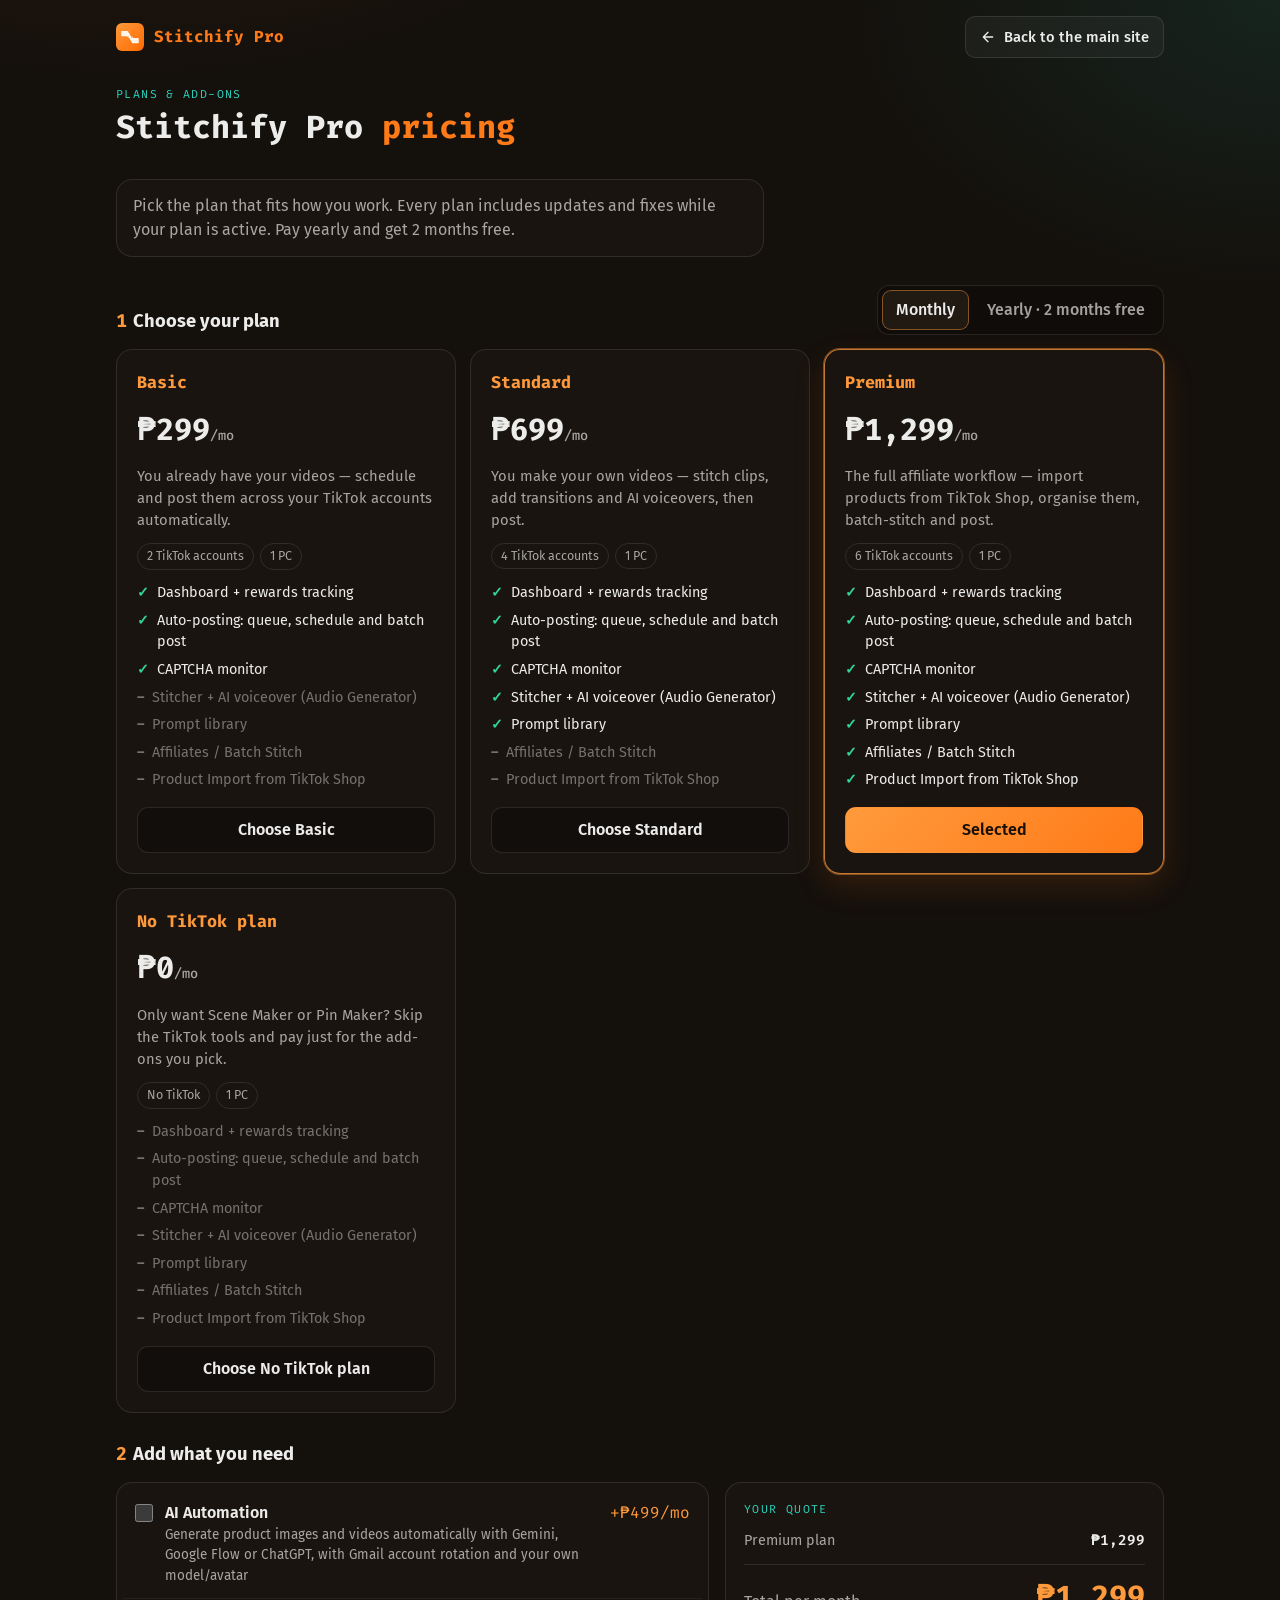
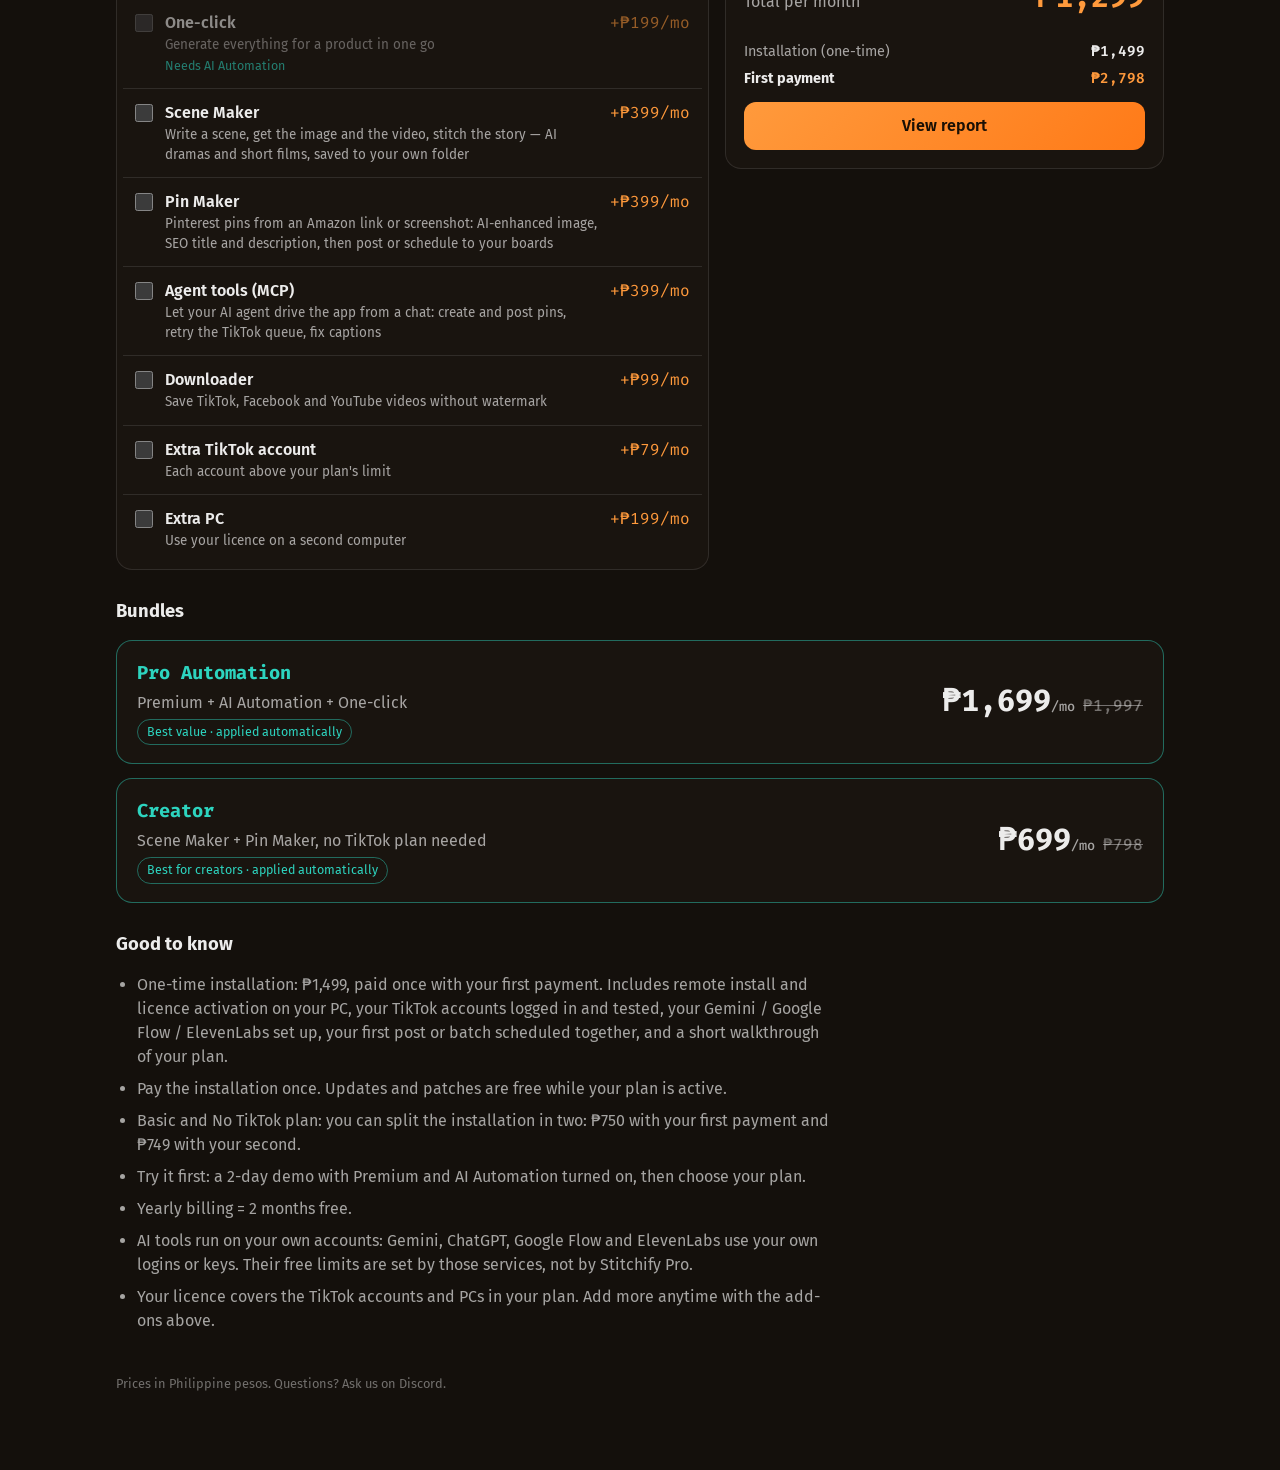
<file: internal/pricing.html>
<!DOCTYPE html>
<html lang="en">
<head>
  <meta charset="utf-8" />
  <meta name="viewport" content="width=device-width, initial-scale=1.0, viewport-fit=cover" />
  <meta name="robots" content="noindex, nofollow, noarchive" />
  <title>Stitchify Pro Pricing</title>
  <link rel="icon" type="image/svg+xml" href="../assets/logo.svg" />
  <link rel="preconnect" href="https://fonts.googleapis.com" />
  <link rel="preconnect" href="https://fonts.gstatic.com" crossorigin />
  <link href="https://fonts.googleapis.com/css2?family=Fira+Code:wght@500;600;700&family=Fira+Sans:wght@300;400;500;600;700&display=swap" rel="stylesheet" />
  <style>
    /* Private pricing page with a quote builder. Dark-only by design, like the public site. The
       prices are AES-GCM encrypted below and only exist in readable form after the passphrase.
       Layout: lock card centred -> after unlock: plan cards row, then a two-column quote builder
       (add-on checklist left, sticky summary + send form right), then bundle and notes. */
    :root {
      color-scheme: dark;
      --primary: #ff7a18;
      --primary-2: #ff9a3c;
      --teal: #2dd4bf;
      --bg: #14100c;
      --card: rgba(30, 24, 19, 0.62);
      --card-2: rgba(42, 33, 25, 0.7);
      --border: rgba(255, 255, 255, 0.10);
      --text: rgba(255, 255, 255, 0.92);
      --muted: rgba(255, 255, 255, 0.62);
      --faint: rgba(255, 255, 255, 0.40);
      --ok: #34d399;
      --bad: #f87171;
      --display: 'Fira Code', ui-monospace, Consolas, monospace;
      --body: 'Fira Sans', 'Segoe UI', Helvetica, Arial, sans-serif;
      --radius: 16px;
    }
    * { box-sizing: border-box; }
    /* .lock and .desk set their own display, which beats the hidden attribute's default — without
       this the lock card stayed on screen after unlocking. */
    [hidden] { display: none !important; }
    html, body { margin: 0; }
    body {
      font-family: var(--body); color: var(--text); line-height: 1.5; min-height: 100vh;
      background:
        radial-gradient(1100px 700px at 10% -10%, rgba(255, 122, 24, 0.14), transparent 55%),
        radial-gradient(900px 600px at 100% 0%, rgba(45, 212, 191, 0.10), transparent 50%),
        var(--bg);
    }
    .wrap { max-width: 1080px; margin: 0 auto; padding-inline: 16px; padding-block: 28px 64px; }
    h1, h2, h3 { text-wrap: balance; margin: 0; }
    .muted { color: var(--muted); }
    .eyebrow { font-family: var(--display); font-size: 0.72rem; letter-spacing: 0.12em; text-transform: uppercase; color: var(--teal); }
    .glass { background: var(--card); border: 1px solid var(--border); border-radius: var(--radius); backdrop-filter: blur(14px); -webkit-backdrop-filter: blur(14px); }
    button { font: inherit; cursor: pointer; }
    button:focus-visible, input:focus-visible, textarea:focus-visible, label.addon:focus-within { outline: 2px solid var(--primary-2); outline-offset: 2px; }
    input, textarea { font: inherit; }

    .btn { padding: 12px 18px; border-radius: 12px; border: 0; font-weight: 600; color: #1a1005; background: linear-gradient(135deg, var(--primary-2), var(--primary)); }
    .btn.busy { opacity: 0.6; cursor: wait; }
    .err { color: var(--bad); font-size: 0.9rem; min-height: 1.3em; }

    /* ---- Top bar ---- */
    .topbar { max-width: 1080px; margin: 0 auto; padding: 16px 16px 0; display: flex; align-items: center; justify-content: space-between; gap: 16px; }
    .topbar a { color: var(--text); text-decoration: none; }
    .topbar-brand { display: inline-flex; align-items: center; gap: 10px; font-family: var(--display); font-weight: 700; color: var(--primary) !important; }
    .topbar-back {
      display: inline-flex; align-items: center; gap: 8px; padding: 9px 14px; border-radius: 10px;
      border: 1px solid var(--border); background: rgba(255, 255, 255, .04); font-size: 0.92rem; font-weight: 500;
      transition: border-color .15s, background .15s;
    }
    .topbar-back:hover { border-color: rgba(255, 154, 60, .55); background: rgba(255, 255, 255, .07); }
    .topbar a:focus-visible { outline: 2px solid var(--primary-2); outline-offset: 2px; border-radius: 10px; }
    @media (max-width: 420px) { .topbar-brand span { display: none; } }

    /* ---- Lock ---- */
    .lock { min-height: 70vh; display: grid; place-items: center; }
    .lock-card { width: 100%; max-width: 420px; padding: 28px; display: grid; gap: 16px; }
    .lock-card img { width: 40px; height: 40px; }
    .lock-card h1 { font-family: var(--display); font-size: 1.35rem; color: var(--primary); }
    .lock-card form { display: grid; gap: 10px; }
    .text-in { width: 100%; padding: 12px 14px; border-radius: 12px; border: 1px solid var(--border); background: rgba(0, 0, 0, 0.35); color: var(--text); }
    .lock-card .text-in { font-family: var(--display); font-size: 1rem; }

    /* ---- Page ---- */
    .desk { display: grid; gap: 28px; }
    .head { display: flex; flex-wrap: wrap; gap: 12px 20px; align-items: end; justify-content: space-between; }
    .head h1 { font-family: var(--display); font-size: clamp(1.5rem, 3vw, 2rem); }
    .head h1 span { color: var(--primary); }
    .lockbtn { background: transparent; color: var(--muted); border: 1px solid var(--border); padding: 8px 14px; border-radius: 10px; }
    .note { padding: 14px 16px; color: var(--muted); max-width: 72ch; margin: 0; }
    section { display: grid; gap: 14px; }
    section > h2, .head h2 { font-size: 1.15rem; }
    .step { font-family: var(--display); color: var(--primary-2); margin-right: 6px; }

    .seg { display: inline-flex; padding: 4px; gap: 4px; border-radius: 12px; border: 1px solid var(--border); background: rgba(0,0,0,.25); }
    .seg button { border: 0; background: transparent; color: var(--muted); padding: 8px 14px; border-radius: 9px; font-weight: 500; }
    .seg button[aria-pressed="true"] { background: var(--card-2); color: var(--text); box-shadow: inset 0 0 0 1px rgba(255,154,60,.45); }

    .plans { display: grid; grid-template-columns: repeat(3, minmax(0, 1fr)); gap: 14px; }
    .plan { padding: 20px; display: grid; gap: 12px; align-content: start; transition: border-color .15s, box-shadow .15s; }
    .plan.selected { border-color: rgba(255, 154, 60, 0.75); box-shadow: 0 0 0 1px rgba(255, 154, 60, 0.45), 0 12px 32px rgba(255, 122, 24, 0.14); }
    .plan h3 { font-family: var(--display); font-size: 1.05rem; color: var(--primary-2); }
    .price { font-family: var(--display); font-size: 1.9rem; font-weight: 700; font-variant-numeric: tabular-nums; }
    .price small { font-size: 0.85rem; font-weight: 500; color: var(--muted); }
    .plan .who { color: var(--muted); font-size: 0.92rem; margin: 0; }
    .chips { display: flex; flex-wrap: wrap; gap: 6px; }
    .chip { font-size: 0.78rem; padding: 3px 9px; border-radius: 999px; border: 1px solid var(--border); color: var(--muted); }
    .plan ul { list-style: none; margin: 0; padding: 0; display: grid; gap: 6px; font-size: 0.9rem; }
    .plan li { display: flex; gap: 8px; }
    .plan li.no { color: var(--faint); }
    .plan li::before { content: "✓"; color: var(--ok); font-weight: 700; }
    .plan li.no::before { content: "–"; color: var(--faint); }
    .choose { margin-top: 4px; padding: 10px 14px; border-radius: 11px; font-weight: 600; border: 1px solid var(--border); background: rgba(0,0,0,.25); color: var(--text); }
    .plan.selected .choose { border-color: transparent; color: #1a1005; background: linear-gradient(135deg, var(--primary-2), var(--primary)); }

    .builder { display: grid; grid-template-columns: minmax(0, 1.35fr) minmax(0, 1fr); gap: 16px; align-items: start; }
    .addons { padding: 6px; display: grid; }
    label.addon { display: grid; grid-template-columns: auto minmax(0, 1fr) auto; gap: 4px 12px; align-items: start; padding: 12px; border-radius: 12px; cursor: pointer; }
    label.addon + label.addon { border-top: 1px solid var(--border); border-top-left-radius: 0; border-top-right-radius: 0; }
    label.addon:hover { background: rgba(255,255,255,.03); }
    label.addon.off { cursor: not-allowed; opacity: .55; }
    label.addon input[type="checkbox"] { width: 18px; height: 18px; margin: 3px 0 0; accent-color: var(--primary); }
    .addon b { font-weight: 600; }
    .addon .sub { display: block; color: var(--muted); font-size: 0.84rem; }
    .addon .why { display: block; color: var(--teal); font-size: 0.78rem; margin-top: 2px; }
    .addon .amt { font-family: var(--display); color: var(--primary-2); font-variant-numeric: tabular-nums; white-space: nowrap; text-align: right; }
    .qty { display: inline-flex; align-items: center; gap: 6px; margin-top: 6px; }
    .qty button { width: 30px; height: 30px; border-radius: 8px; border: 1px solid var(--border); background: rgba(0,0,0,.3); color: var(--text); font-weight: 700; }
    .qty output { min-width: 2ch; text-align: center; font-family: var(--display); font-variant-numeric: tabular-nums; }

    .summary { padding: 18px; display: grid; gap: 12px; position: sticky; top: calc(env(safe-area-inset-top, 0px) + 16px); }
    .lines { display: grid; gap: 6px; font-size: 0.9rem; }
    .line { display: flex; justify-content: space-between; gap: 12px; color: var(--muted); }
    .line b { color: var(--text); font-family: var(--display); font-weight: 600; font-variant-numeric: tabular-nums; white-space: nowrap; }
    .line.save b { color: var(--ok); }
    #first, #report-first { margin-top: 8px; }
    .line.firstpay { color: var(--text, inherit); font-weight: 700; }
    .line.firstpay b { color: var(--primary-2); }
    .total { display: flex; justify-content: space-between; align-items: baseline; gap: 12px; padding-top: 10px; border-top: 1px solid var(--border); }
    .total .big { font-family: var(--display); font-size: 1.9rem; font-weight: 700; color: var(--primary-2); font-variant-numeric: tabular-nums; }
    .sent { padding: 12px 14px; border-radius: 12px; background: rgba(52, 211, 153, .12); border: 1px solid rgba(52, 211, 153, .4); color: var(--text); }
    dialog#report { width: min(560px, calc(100vw - 32px)); max-height: calc(100vh - 32px); padding: 0; border-radius: var(--radius); border: 1px solid var(--border); background: #1c1611; color: var(--text); overflow: auto; }
    dialog#report::backdrop { background: rgba(8, 6, 4, 0.72); backdrop-filter: blur(4px); }
    .report-head { display: flex; justify-content: space-between; align-items: start; gap: 12px; padding: 20px 20px 0; margin: 0; }
    .report-head h2 { font-family: var(--display); font-size: 1.15rem; margin-top: 2px; }
    .report-body { display: grid; gap: 14px; padding: 16px 20px 20px; }
    .report-plan { padding: 12px 14px; border-radius: 12px; background: rgba(0,0,0,.25); border: 1px solid var(--border); font-size: 0.92rem; color: var(--muted); }
    .report-plan b { color: var(--primary-2); font-family: var(--display); }
    #report form#quote-form { display: grid; gap: 8px; }
    #report label { font-size: 0.82rem; color: var(--muted); display: grid; gap: 4px; }
    #report textarea { min-height: 64px; resize: vertical; }
    #report label.terms { grid-template-columns: auto minmax(0, 1fr); align-items: start; gap: 10px; padding: 10px 12px; border-radius: 12px; border: 1px solid var(--border); background: rgba(0,0,0,.2); color: var(--text); font-size: 0.88rem; cursor: pointer; }
    #report label.terms input { width: 18px; height: 18px; margin: 2px 0 0; accent-color: var(--primary); }
    #report label.terms a { color: var(--primary-2); text-decoration: underline; }
    .btn[disabled]:not(.busy) { opacity: 0.45; cursor: not-allowed; }
    .hp { position: absolute; left: -9999px; width: 1px; height: 1px; overflow: hidden; }

    .bundle { padding: 18px 20px; display: flex; flex-wrap: wrap; gap: 12px 28px; align-items: center; justify-content: space-between; border-color: rgba(45, 212, 191, 0.45); }
    .bundle h3 { font-family: var(--display); color: var(--teal); }
    .bundle .price s { color: var(--faint); font-size: 1rem; font-weight: 500; margin-left: 8px; }
    ul.notes { margin: 0; padding-left: 1.3em; display: grid; gap: 8px; max-width: 80ch; color: var(--muted); }
    .foot { color: var(--faint); font-size: 0.8rem; }

    @media (max-width: 860px) {
      .plans, .builder { grid-template-columns: minmax(0, 1fr); }
      .summary { position: static; }
    }
    @media (prefers-reduced-motion: no-preference) {
      .desk { animation: rise .35s ease-out both; }
      @keyframes rise { from { opacity: .4; transform: translateY(6px); } to { opacity: 1; transform: none; } }
    }
  </style>
</head>
<body>
  <!-- Way back to the public site. Root-relative links work from both /internal/pricing and
       /internal/pricing.html. -->
  <nav class="topbar" aria-label="Site">
    <a class="topbar-brand" href="/"><img src="/assets/logo.svg" alt="" width="28" height="28" /><span>Stitchify Pro</span></a>
    <a class="topbar-back" href="/">
      <svg viewBox="0 0 24 24" width="16" height="16" fill="none" stroke="currentColor" stroke-width="2" stroke-linecap="round" stroke-linejoin="round" aria-hidden="true"><path d="M19 12H5M12 19l-7-7 7-7"/></svg>
      Back to the main site
    </a>
  </nav>
  <main class="wrap">
    <div class="desk" id="desk" hidden></div>
  </main>

  <dialog id="report" aria-labelledby="report-title">
    <form method="dialog" class="report-head">
      <div>
        <div class="eyebrow">Quote report</div>
        <h2 id="report-title">Your Stitchify Pro quote</h2>
        <div class="muted" id="report-date" style="font-size:.85rem"></div>
      </div>
      <button class="lockbtn" value="close" aria-label="Close">Close</button>
    </form>
    <div class="report-body">
      <div class="report-plan" id="report-plan"></div>
      <div class="lines" id="report-lines"></div>
      <div class="total"><span class="muted" id="report-total-label"></span><span class="big" id="report-total"></span></div>
      <div class="lines" id="report-first"></div>
      <div id="report-send">
        <form id="quote-form" novalidate>
          <label>Your name<input class="text-in" id="q-name" autocomplete="name" required /></label>
          <label>How can we reach you? (Messenger, Discord, email or phone)<input class="text-in" id="q-contact" required /></label>
          <label>Anything else? (optional)<textarea class="text-in" id="q-message"></textarea></label>
          <div class="hp" aria-hidden="true"><label>Leave empty<input id="q-bot" tabindex="-1" autocomplete="off" /></label></div>
          <label class="terms">
            <input type="checkbox" id="q-terms" />
            <span>I have read and agree to the <a href="/#about" target="_blank" rel="noopener">Terms &amp; Contract and the risks of using Stitchify Pro</a> (opens in a new tab).</span>
          </label>
          <button class="btn" id="send-btn" type="submit" disabled>Send quote</button>
          <div class="err" id="q-err" role="alert"></div>
        </form>
      </div>
    </div>
  </dialog>

  <script>
    // Encrypted with AES-256-GCM, key derived from the passphrase via PBKDF2-SHA256.
    // Regenerate with the owner's local encrypt script — never paste readable prices here.
    const PAYLOAD = /*PAYLOAD*/{"v":1,"iter":310000,"salt":"ySjdgeaYPjYY5U7JSi2thQ==","iv":"2oXv7G5qvo/70NRa","ct":"9o8roU/wlcOg7BE9L7E4UuOSMEzkd1j4+zYXxEsmGk2jocpjOwyBKoknoZzWAodX4oegrwioUPTH+inGAJBolYf+TLq76GoZip2rtQCBtMOLt6W6MggcYNK0C/sRJXURCIYjqt3ngIfBOpEX+o1JhEku0bJ7wMyGpEhhKZN3cBr1dIRQQYvzCX55WbvJn8/6COFmutpCamubPTNJx7/[base64]/PvQfgPaJhQOGA66gFgEJUqIHvF+wcsyxP4egwSnN03fjSaSpcJNpOPGo+N8N4bCLLpXJbAItMWILoUmL+jj0cMqMqe8uzeT3/rjP6zijNOgkX/R0K52rm+2/VAdm/U1X3oKnvi3Ywgr7TfVFbaxffI/A5Ugj95kAcYdZbed1g88PJtwrg4Y+MVjyzz06CcrOG9JxiZ2PxrF72l4XkMe+A9enmKy6eqwRIIsZSGP8Ymgnf3IEnTZCYahzOKIhKm5GPbe39+5O0fNMPkcePH00xcTbVE2uqDnF2RCEnnOZZgthETRjP872bTQXgr6HNft8DIfFvflOUEA0UAJ/5MaTWfliCPzNjqftgdR/TvJJeBZNUBhVbO2jSv3GApLjxrmuI4hF/nPNbdD50devyvdMmeZ0L2qUFhSbRuBs1vUeodw/EI88ByhLu0L/9sMplhSohyAJh9oKjPTTg/cDqGTwOdqOvjk6SQs7i1phLLr8WJ7RKCe7S9QSvgqs/TN51BebDFFCkM0aOHv4KACd+eaBFbNJc8A3posnoRNU/oFQWVTICcyTBHU/uKlA6CiHEIIwFyaw/rp4y+cNsSaZlceW4r576f8nzNnf0wjmDFOfc+bsJ/rN5QsDEAx1akLJjz5H1W+EUp1pQIQBsTxYBuQTz35HdUNxnXwYcDW+b7rMT8ywaZTPd2SEuq43BcLK3VqWnhSrwGRVjAC8MTtZb+KtMgioJnq7bZYHIIA76Sof6Y9cSUKBzp3xP/TxSXrnnfDd0U2Wj6h5ylPgEArvWG1UonKVLJCrpqkDXBLQAagykuqObFF1SFNnwsQ/iKBiteaLUFjTBOhPsPfH3Gl91XM5e8bmYz5lZdxfoMIJXsDK8U5DBFf55dMRihNeSiRMd26XCkv/uEKFt4sHDS1/djaUkRPpYb+jU7bRfikZwysSEGpNPPZXPWQsRHNNeKkBCWzTvllkgLpZvYdhikGNulijShLTfD9DrJXcaen9V13tUKLcRlR+9tXk10oQ8J0vzleDgqhHqJ+zTaBxSpHJ7/1zt3kEXWN+O4PJZRC+7q7FDXWMTmm/jH9BT6US3PILDkcl0yX3LPRqc5cNJD1pzIsNeal8g/4Jk572EB51EDnRKH95AqCVj9uQaVfc1UqTKJrWswqIpCnvG7E7b6VCg1d506r+9iLcE7MKD6mApc2EJMY83YK4VOgLaTbVKBTRmF4CUuDtYiKDmHsu0mIZkaiEjmjjsGKmDFsP0wM8Ab3ycBELHtvIVD7n3Ok5gKw6/Ux5yq6oYpwwY5/Ky2TAIdzKDwG2pNOV+fM1OUl8/X1ktVcn3jE5Myite+n73i7R7gZc63jjUKcSzaIqroB0x81eNmWQaB6VDwkwWSxK2sXZEdbO3kCFVFtnDJewA2rfX/HnyuVx1+G5ow6meTFGOBZB5XvsLvi9t/vL8VMHNsHHUy/IlUHN9UmYoXm+R56+D14Xyf54qEWKEZsqB2y1HFbr03mQVvl/BcfIxcEGwi7za4FxaKKdc9ksuO2Cbo5UvpaM7Ykeavo8NCcmgP/BxTBAwCx+sX9UN01MZMljQi07IKJ69JWMk0AaIB5sc6KQO0zfIy1FBt7kaMPyL4xRBFuEoCxvTyxs3r4NDUurWLGgBde+qDSWgyhUXSs3Lp6FTXG56y/mRCZih9+AfNGKdGuPML+/nnCVxMFZ4tFYot7FI7dQKzYiezNCmlTCGO3e0XMCl4wTPGAn0sBuMC4jKz/zDKOWBPUks5EvOS/QbDJfdAOTtU2QBF5Al0AdptBvv1oQHudi5PJlmzeGTo7ydnwbTSKWP2P86M2BRJolNNL/U8WPFNklryqp1LOkBuCvRNDREdGxBRICit8ZRj/lVY4YdLDTvjYFxro8nfef70sb8IDUzZqQmN12c6nNu8XAvsHuijunug5wlrIQqvWX2QTr5gJr416fq2kM0zW6y/pZmLyXqT/TN1XHKeccwDsmJSvvAf8qYJQxX9LfXXaCpARNgv30Gh44UNi7lYFdTguh0H/9hMdPToeI3U9kuK57G9MVRXzQ+BoNuZqtpT3spjOipYjnqiT39vYpwT7EE4ftNMSZRsyMEfZ3vbQTB1so1mpinM/[base64]/JTQea/kpo8VXh9IsiM1WbAop0Q316fmUFdepeu8K8ISrL8TO0RUQwFzDPsE/LbT0xOx7fS/7OALlu86PyomNpo1MYguGksPooGRFJX6bgQv4HZ0EnhWn3+unplXxWBBTr+aWLitngqokEc/B1XZOA4HeqyrYEfWcW9/Y3YzwKIkj3fXdjLH5XSFIUH8kwuEmXtWXKjgoo38qI8yZ5F/qPpq6TxqOB2oD1QdSAFInd+xOCMPuypqAKfMgUc2k8o83+Lzgaq5nRrNfrEuXd3DIhs5Z+uhMO4NQ2MnKGTHMk7aQc2+bG41Bqq3DHbbbT0Wg+yktgOFjJxBpG4FUStQUE1Z0wQEXfzxjLhMGUshGue3wt5DHPdsDns+M8UQDdZWBlBkcLduuu//a5yJypc+mMliGMKqGnCd04JZpDQwveRjB1pONIl26LO2AEv6OTTylnUs64cJxnDWAgrBO/CuMs5gDDjcxsnYYoNoDJy5xQ8iMT5ZmmuyocmaeowfD4h8HZtm+9H2N2Ih+3fBH+TX0ae2jOfhYkVPnaIzJMOVjwmcbVIon5bunCUyIpt9sI+HTkhKkGpZfBeSHBMo9x+BC3dhT7/D0xmD82snZYsxzFtHo18+7EL+5OUQFPLqFFw+25FcqMw1XeCXAAHAcHCsNq4nQsRTcmwf3KYr3Ao4FXD6SduxuB6ndpgaFI8//9nqtN57og3gt1FoIuAp1TmNgkpyxp31xUVH3GXH4P40uWNkeSQNlf6DUGsMGZh3bCmMA2a0fRkuj3RVHr0I/w5QV94pM9n3a3AJghpBEyeX2wn8BPF/XZHSqj1+vU2wpQMtoDYrPAFTLidpvsx4HneE/yEFASvXb7M+kQ73g33D6oPN9aD97XecKvy0eMFBvvICWVWUqJSLmwKDb2JOJdZtlFZlgBNLvSH7lQB6TxCidjo+TzBqNTfUv5wLhZXrNl9TbAoSlY5ZrTrV8w3cepNE/AEO2UBRq+4sdYCSSpH6X1EsO7R9+EIT5oV9QUP+y0+50KqS1AdCNqWWp+KNeJk0wvqPcRk8/wKWRYPvDWH65ohVuoc5KGip/iw/lEbJpPhffG1ryndA0gDU7V/kE010XWe3V9fspkPejL2Ke6aFYGww3cb8qogaxmRNwtRSvXeHD1z4MC+J5oiHzdWd5N+8ZS15lfq5ijwopwbUQj2EhmVBcS2O63GxlpX1QeQ228Kuf6TcVXk/i8NO3/CU0bNQam9rrY1BvmqHn8/n/UyjoMy5T1kOxYRgnN6iHQU61IRmjxIkXS5LFJ7rHN7Gh9Uoq9liAMqC4v59kOXN90qnZuiKnGYpPbBnxsVDrJjECVAc5DkMnblDl+Z6xYrQ3YJ26hDjZUIsBsiWGXBQsNo+y1/7vBBMhWqFnVIo855UOYJnRugWZHXj9O3j9R2Cqot0fysh/pMZtfddWzXvdFuUTMgj8euZYg7XbtuTrPZY+Ie2QwqIgGqk4ioS04pLzaCjOHzArmSbUiDTaW8qiFA7nQLBEojO1zOQYpdtjo8SzZiZWLcQdFPXC3OwJdfN8FGv8ToYEkC3SreuE8+cKOt3az0VV9J7v/PzpFzYBA2P/bVZ2pXP6wWpE6ATOV1sScfllJvlUbW2frXvgtiI/C3e/Ch8BhRrScDn0H7P1ucKcHNJTeN9Mf5VVxpsrHgoQLqPLLOBVLSmtnzqxpWVpE0n9EZnlKi9E8sMu8IFmn4vdTWPYo4yt7WqQIbCguHFKICKMUrZ9/hbetb0sMnoHMy/pj+A495WKVVJNPZrhe6Of6owK97blibYWalDbJDnKu+kjCtqDhgrGqMAezF3QXoYpi/k6tfFWusWvk0y41dTehmz+pV2QQPpFcPWF1HrLQ3ND/rISnRF7WWTFHTUxf5NWxOA1nQslmq6i2WihdXfJua6KnI9aQjrHxssiShoabEthgQKg2NqaSxDC/VSGG7Kk74jS2f2cj7xy4MQGRF/HLOKUUst5zXGRNfsE35hg6+qQNCRIMlrUDGfLIfx/CFYfp+M3ENdhqfgqwkaNMwS2PIJT+9UCHU1nop0k4qBbL1mOCOVMng8RlwWubU3DBEJluoBxnbxBmyzttQ8+uHl0R4Vw65HodNWiui7dXYHGHLx4uqmXwUZixZ1rUDuGd8fzf3OQg6g05xRw/DRwu86y9tqjRCGAUHEsn9r9GUAnP/38Q4o0jAIuXEs2iFnkD40+NtIWBMABPvs0AfkCRHBm3KYjrOIFyIP0sPUmtIMYoOP6fn/tsi0Mh+BjW6ftMRjRhzx7vb9HGUHGTzK3z9gck2yOI6EqFViuS122VQ9LMlNz/3eAh+PSCOnDl3o4fxGzmYLEJyFhzHGmeKJPkWqUsBjW0P/uaMTVT3Ag3ChVNVJHSYzLGiBwwsvSfxg5GxX/f42pH6KounLV1/TxPrulaZ8NbgDLxF32dx/Va4265B/rXBTiuc9g33SRf3w/aaeuvxVKeabv8vjvXVvhkAZDL7IHMXdxitfZ/rDgD3tm3HZIzc0Xtpeu8afI002BeLD4IqW099gCgH53rPkdZ+xz4ziCyVcKrEwhnJeT3UKq+YZdJqoB+ZKytUtsfgNLRM6OdULnDvM4I/VQzyrEbbndOpo9JNnXt+/kEsTQr+RB7p/hcHmat69HmLP+yB8i1HY/4feKzVe7cs0LckvfPpKtfu/1ZsC7i0wI7fWT9Jg6fCmdm30/ui36LxxfKngR1qnOJ7EUMeFJ6+YnYTMPs9B2C7V8a2uVuvCBfO7R/d/IBZ9j4+BFY6ZtwX+ARQkBIW3N8yjIFPlmm55HsFUzXG/2Vk0ZV3OUgxZGlfUJLI+h6gydQIpsALKctcJjVbI2g8tbct3dyq+wiFGYZvxHcy2365/za7+5yg3U1V5+rQS9PNIgg7Xlkr1Lcp6OKPsM92+g6qwF4D4R5jlTeDaiYWj7E8Aw/lAZv28dkMHwt6rLOG0lVv/Kr1dHKx/T4l4woEKwG374w6bocI/R+K5e7Vkh/a5Zjaimwhwau+50/1rHTgZ2u0geJDgCnUGl6nEhCO8wwoSlbLm4Wf2KxXcNsJ/8cL2Kx196WHn9eCyiUJarmvMUpu5DeTwQ5hYUC9ZgXB7XwCFoxqjPsER27ivwlNn1hRXxU5nOI/HFjNK+7SP3CCBSAPhZx/ryvx/COnm8QRV251cclGs55oY+KHEk2JLk2n+Czz9hPHvo/IJyBbierymxppNiiooMAlvNVce3XVXku71hbL/BtuQ60BPSEiThzjZ3ijobMRt9rvj4J1b/0IQ/zfZuoSUNIfcPFyEMNTC6Pq+st+VwdYjzHhxOT+9dBRNXyubEdb7n9RLFtpqEAj/YmHZ6IFBBif6TM5o5Q+j9zIMJdquNrCxwo/38SRLoJ20HGdyl2x5G3pTnmiaU2ivZrXYX5G15QtbkLSQcrGIauaqg5PD6+LFDMsleRmpAs5ztEu3kS6Jw42PegRWvVKgMkNXx8PRGPZgsWuq4824/J/FQUenuAgjaliDjyI/c3yOqSmrd6BEwlkLuyDjl5fmRqt2duOWg3sAzYiVlZn8kKCAAvftgK2rD8LD6h1KexSxHZ18bXig=="}/*END*/;

    const $ = (s) => document.querySelector(s);
    const b64 = (s) => Uint8Array.from(atob(s), (c) => c.charCodeAt(0));
    const esc = (s) => String(s).replace(/[&<>"']/g, (c) => ({ '&': '&amp;', '<': '&lt;', '>': '&gt;', '"': '&quot;', "'": '&#39;' }[c]));

    async function decrypt(pass) {
      const base = await crypto.subtle.importKey('raw', new TextEncoder().encode(pass), 'PBKDF2', false, ['deriveKey']);
      const key = await crypto.subtle.deriveKey(
        { name: 'PBKDF2', salt: b64(PAYLOAD.salt), iterations: PAYLOAD.iter, hash: 'SHA-256' },
        base, { name: 'AES-GCM', length: 256 }, false, ['decrypt']);
      const plain = await crypto.subtle.decrypt({ name: 'AES-GCM', iv: b64(PAYLOAD.iv) }, key, b64(PAYLOAD.ct));
      return JSON.parse(new TextDecoder().decode(plain));
    }

    // No passphrase card any more (owner, 2026-10-29): the page opens straight to the plans.
    (async () => {
      try {
        render(await decrypt('autopost'));
      } catch {
        $('#desk').innerHTML = '<p class="muted">Pricing could not be loaded. Please refresh the page.</p>';
      }
      $('#desk').hidden = false;
    })();

    // ---------- State ----------
    let DATA = null;
    const S = { plan: 'premium', billing: 'monthly', on: new Set(), qty: {} };
    const money = (n) => DATA.currency + Math.round(n).toLocaleString('en-PH');
    const per = { monthly: '/mo', yearly: '/yr' };
    const mult = () => (S.billing === 'yearly' ? 10 : 1);   // yearly = 10x monthly (2 months free)
    const plan = () => DATA.plans.find((p) => p.id === S.plan);

    // Can this add-on be chosen with the current plan and choices? Returns null if yes, or why not.
    function blocked(a) {
      if (a.includedIn && a.includedIn.includes(S.plan)) return 'Included in ' + plan().name;
      if (a.plans && !a.plans.includes(S.plan)) return 'Needs ' + a.plans.map((id) => DATA.plans.find((p) => p.id === id).name).join(' or ');
      if (a.requires && !S.on.has(a.requires)) return 'Needs ' + DATA.addons.find((x) => x.id === a.requires).name;
      return null;
    }

    // Drop anything the current plan no longer allows (repeat: removing one can block another).
    function prune() {
      let changed = true;
      while (changed) {
        changed = false;
        for (const a of DATA.addons) if (S.on.has(a.id) && blocked(a)) { S.on.delete(a.id); changed = true; }
      }
    }

    function quote() {
      const p = plan(), lines = [];
      let monthly = p.monthly;
      if (p.monthly > 0) lines.push({ label: p.name + ' plan', amount: p.monthly });
      for (const a of DATA.addons) {
        if (!S.on.has(a.id)) continue;
        const q = a.qty ? (S.qty[a.id] || 1) : 1;
        lines.push({ label: a.name + (a.qty ? ' × ' + q : ''), amount: a.monthly * q });
        monthly += a.monthly * q;
      }
      let bundle = null;
      for (const b of DATA.bundles) {
        if (b.plan === S.plan && b.addons.every((id) => S.on.has(id))) {
          const full = p.monthly + b.addons.reduce((s, id) => s + DATA.addons.find((a) => a.id === id).monthly, 0);
          if (full > b.monthly) { bundle = { name: b.name, save: full - b.monthly }; monthly -= bundle.save; }
        }
      }
      const installation = DATA.installation || 0;   // one-time, paid with the first month / year
      const total = monthly * mult();
      return { lines, bundle, monthly, total, installation, first: total + installation };
    }

    // ---------- Render ----------
    function render(data) {
      DATA = data;
      S.plan = data.defaultPlan || data.plans[0].id;
      try { if (sessionStorage.getItem('pd-billing') === 'yearly') S.billing = 'yearly'; } catch {}
      const feat = (p) => data.features.map((f) => `<li class="${f[p.id] ? '' : 'no'}">${esc(f.name)}</li>`).join('');

      $('#desk').innerHTML = `
        <div class="head">
          <div>
            <div class="eyebrow">Plans &amp; add-ons</div>
            <h1>Stitchify Pro <span>pricing</span></h1>
          </div>
        </div>
        <p class="note glass">${esc(data.intro)}</p>

        <section>
          <div class="head">
            <h2><span class="step">1</span>Choose your plan</h2>
            <div class="seg" role="group" aria-label="Billing">
              ${['monthly', 'yearly'].map((b) => `<button type="button" data-billing="${b}">${b === 'monthly' ? 'Monthly' : 'Yearly · 2 months free'}</button>`).join('')}
            </div>
          </div>
          <div class="plans">
            ${data.plans.map((p) => `
              <article class="plan glass" data-plan-card="${p.id}">
                <h3>${esc(p.name)}</h3>
                <div class="price" data-plan-price="${p.id}"></div>
                <p class="who">${esc(p.who)}</p>
                <div class="chips">
                  <span class="chip">${p.accounts ? p.accounts + ' TikTok accounts' : 'No TikTok'}</span>
                  <span class="chip">${p.seats} PC</span>
                </div>
                <ul>${feat(p)}</ul>
                <button type="button" class="choose" data-choose="${p.id}"></button>
              </article>`).join('')}
          </div>
        </section>

        <section>
          <h2><span class="step">2</span>Add what you need</h2>
          <div class="builder">
            <div class="addons glass" id="addons"></div>
            <aside class="summary glass" aria-live="polite">
              <div class="eyebrow">Your quote</div>
              <div class="lines" id="lines"></div>
              <div class="total"><span class="muted" id="total-label"></span><span class="big" id="total"></span></div>
              <div class="lines" id="first"></div>
              <button class="btn" id="view-report" type="button">View report</button>
            </aside>
          </div>
        </section>

        <section>
          <h2>Bundles</h2>
          ${data.bundles.map((b) => `
            <div class="bundle glass">
              <div style="display:grid;gap:4px;min-width:0">
                <h3>${esc(b.name)}</h3>
                <div class="muted">${esc(b.includes)}</div>
                <div class="chips"><span class="chip" style="color:var(--teal);border-color:rgba(45,212,191,.45)">${esc(b.tag)} · applied automatically</span></div>
              </div>
              <div class="price">${money(b.monthly)}<small>/mo</small><s>${money(b.compareAt)}</s></div>
            </div>`).join('')}
        </section>

        <section>
          <h2>Good to know</h2>
          <ul class="notes">${data.goodToKnow.map((r) => `<li>${esc(r)}</li>`).join('')}</ul>
        </section>

        <p class="foot">Prices in Philippine pesos. Questions? Ask us on Discord.</p>`;

      $('#desk').querySelectorAll('[data-billing]').forEach((b) => b.addEventListener('click', () => {
        S.billing = b.dataset.billing;
        try { sessionStorage.setItem('pd-billing', S.billing); } catch {}
        update();
      }));
      $('#desk').querySelectorAll('[data-choose]').forEach((b) => b.addEventListener('click', () => { S.plan = b.dataset.choose; prune(); update(); }));
      $('#view-report').addEventListener('click', openReport);
      update();
    }

    function update() {
      document.querySelectorAll('[data-billing]').forEach((x) => x.setAttribute('aria-pressed', String(x.dataset.billing === S.billing)));
      DATA.plans.forEach((p) => {
        document.querySelector(`[data-plan-price="${p.id}"]`).innerHTML = `${money(p[S.billing])}<small>${per[S.billing]}</small>`;
        const card = document.querySelector(`[data-plan-card="${p.id}"]`);
        card.classList.toggle('selected', p.id === S.plan);
        const btn = card.querySelector('[data-choose]');
        btn.textContent = p.id === S.plan ? 'Selected' : 'Choose ' + p.name;
        btn.setAttribute('aria-pressed', String(p.id === S.plan));
      });

      $('#addons').innerHTML = DATA.addons.map((a) => {
        const why = blocked(a), on = S.on.has(a.id), q = S.qty[a.id] || 1;
        const amt = why && why.startsWith('Included') ? 'Included' : '+' + money(a.monthly * (a.qty && on ? q : 1) * mult()) + per[S.billing];
        return `<label class="addon ${why ? 'off' : ''}">
          <input type="checkbox" data-addon="${a.id}" ${on ? 'checked' : ''} ${why ? 'disabled' : ''} />
          <span><b>${esc(a.name)}</b><span class="sub">${esc(a.detail)}</span>${why ? `<span class="why">${esc(why)}</span>` : ''}
            ${a.qty && on ? `<span class="qty"><button type="button" data-dec="${a.id}" aria-label="Fewer">−</button><output>${q}</output><button type="button" data-inc="${a.id}" aria-label="More">+</button></span>` : ''}
          </span>
          <span class="amt">${amt}</span>
        </label>`;
      }).join('');
      $('#addons').querySelectorAll('[data-addon]').forEach((c) => c.addEventListener('change', () => {
        if (c.checked) S.on.add(c.dataset.addon); else S.on.delete(c.dataset.addon);
        prune(); update();
      }));
      const step = (id, d) => {
        const a = DATA.addons.find((x) => x.id === id);
        S.qty[id] = Math.min(a.max || 99, Math.max(1, (S.qty[id] || 1) + d));
        update();
      };
      $('#addons').querySelectorAll('[data-inc]').forEach((b) => b.addEventListener('click', (e) => { e.preventDefault(); step(b.dataset.inc, 1); }));
      $('#addons').querySelectorAll('[data-dec]').forEach((b) => b.addEventListener('click', (e) => { e.preventDefault(); step(b.dataset.dec, -1); }));

      const q = quote();
      $('#lines').innerHTML = q.lines.map((l) => `<div class="line"><span>${esc(l.label)}</span><b>${money(l.amount * mult())}</b></div>`).join('')
        + (q.bundle ? `<div class="line save"><span>${esc(q.bundle.name)} bundle</span><b>−${money(q.bundle.save * mult())}</b></div>` : '');
      $('#total-label').textContent = S.billing === 'yearly' ? 'Total per year' : 'Total per month';
      $('#total').textContent = money(q.total);
      $('#first').innerHTML = q.installation
        ? `<div class="line"><span>Installation (one-time)</span><b>${money(q.installation)}</b></div>
           <div class="line firstpay"><span>First payment</span><b>${money(q.first)}</b></div>` : '';
    }

    function summaryText(q) {
      const p = plan();
      return [
        `Plan: ${p.name} (${S.billing === 'yearly' ? 'Yearly' : 'Monthly'})`,
        ...q.lines.map((l) => `- ${l.label}: ${money(l.amount * mult())}`),
        ...(q.bundle ? [`- ${q.bundle.name} bundle: -${money(q.bundle.save * mult())}`] : []),
        `Total: ${money(q.total)}${per[S.billing]}`,
        ...(q.installation ? [`Installation (one-time): ${money(q.installation)}`, `First payment: ${money(q.first)}`] : []),
      ].join('\n');
    }

    // ---------- Report popup ----------
    // The send form only exists until a quote has gone out; after that the popup is a read-only
    // copy of what was sent.
    function openReport() {
      const q = quote(), p = plan();
      $('#report-date').textContent = new Date().toLocaleString('en-PH', { dateStyle: 'medium', timeStyle: 'short' });
      $('#report-plan').innerHTML = `Plan: <b>${esc(p.name)}</b> · ${S.billing === 'yearly' ? 'Yearly (2 months free)' : 'Monthly'} · ${p.accounts ? p.accounts + ' TikTok accounts' : 'No TikTok'} · ${p.seats} PC`;
      $('#report-lines').innerHTML = $('#lines').innerHTML;
      $('#report-total-label').textContent = $('#total-label').textContent;
      $('#report-total').textContent = money(q.total);
      $('#report-first').innerHTML = $('#first').innerHTML;
      if ($('#quote-form')) {
        const terms = $('#q-terms'), send = $('#send-btn');
        $('#q-err').textContent = '';
        terms.checked = false;
        send.disabled = true;                                   // locked until the terms are ticked
        terms.onchange = () => { send.disabled = !terms.checked; };
        $('#quote-form').onsubmit = sendQuote;
      }
      $('#report').showModal();
    }

    async function sendQuote(e) {
      e.preventDefault();
      const name = $('#q-name').value.trim(), contact = $('#q-contact').value.trim();
      if (!$('#q-terms').checked) { $('#q-err').textContent = 'Tick the Terms & Contract box to send.'; return; }
      if (!name || !contact) { $('#q-err').textContent = 'Add your name and a way to reach you, then send.'; return; }
      const q = quote(), btn = $('#send-btn');
      btn.disabled = true; btn.classList.add('busy'); btn.textContent = 'Sending…'; $('#q-err').textContent = '';
      try {
        const res = await fetch('/api/send-quote', {
          method: 'POST',
          headers: { 'Content-Type': 'application/json' },
          body: JSON.stringify({
            name, contact,
            message: $('#q-message').value.trim(),
            plan: plan().name,
            billing: S.billing === 'yearly' ? 'Yearly' : 'Monthly',
            addons: DATA.addons.filter((a) => S.on.has(a.id)).map((a) => a.qty ? `${a.name} x${S.qty[a.id] || 1}` : a.name).join(', ') || 'None',
            total: money(q.total) + per[S.billing] + (q.installation ? ` + ${money(q.installation)} installation (first payment ${money(q.first)})` : ''),
            summary: summaryText(q),
            acceptedTerms: true,
            'bot-field': $('#q-bot').value,
          }),
        });
        if (!res.ok) throw new Error('HTTP ' + res.status);
        $('#report-send').innerHTML = `<div class="sent">${esc(DATA.quote.thanks)}</div>`;
        $('#view-report').textContent = 'View sent quote';
      } catch {
        $('#q-err').textContent = DATA.quote.fail;
        btn.disabled = false; btn.classList.remove('busy'); btn.textContent = 'Send quote';
      }
    }
  </script>
</body>
</html>
</file>
